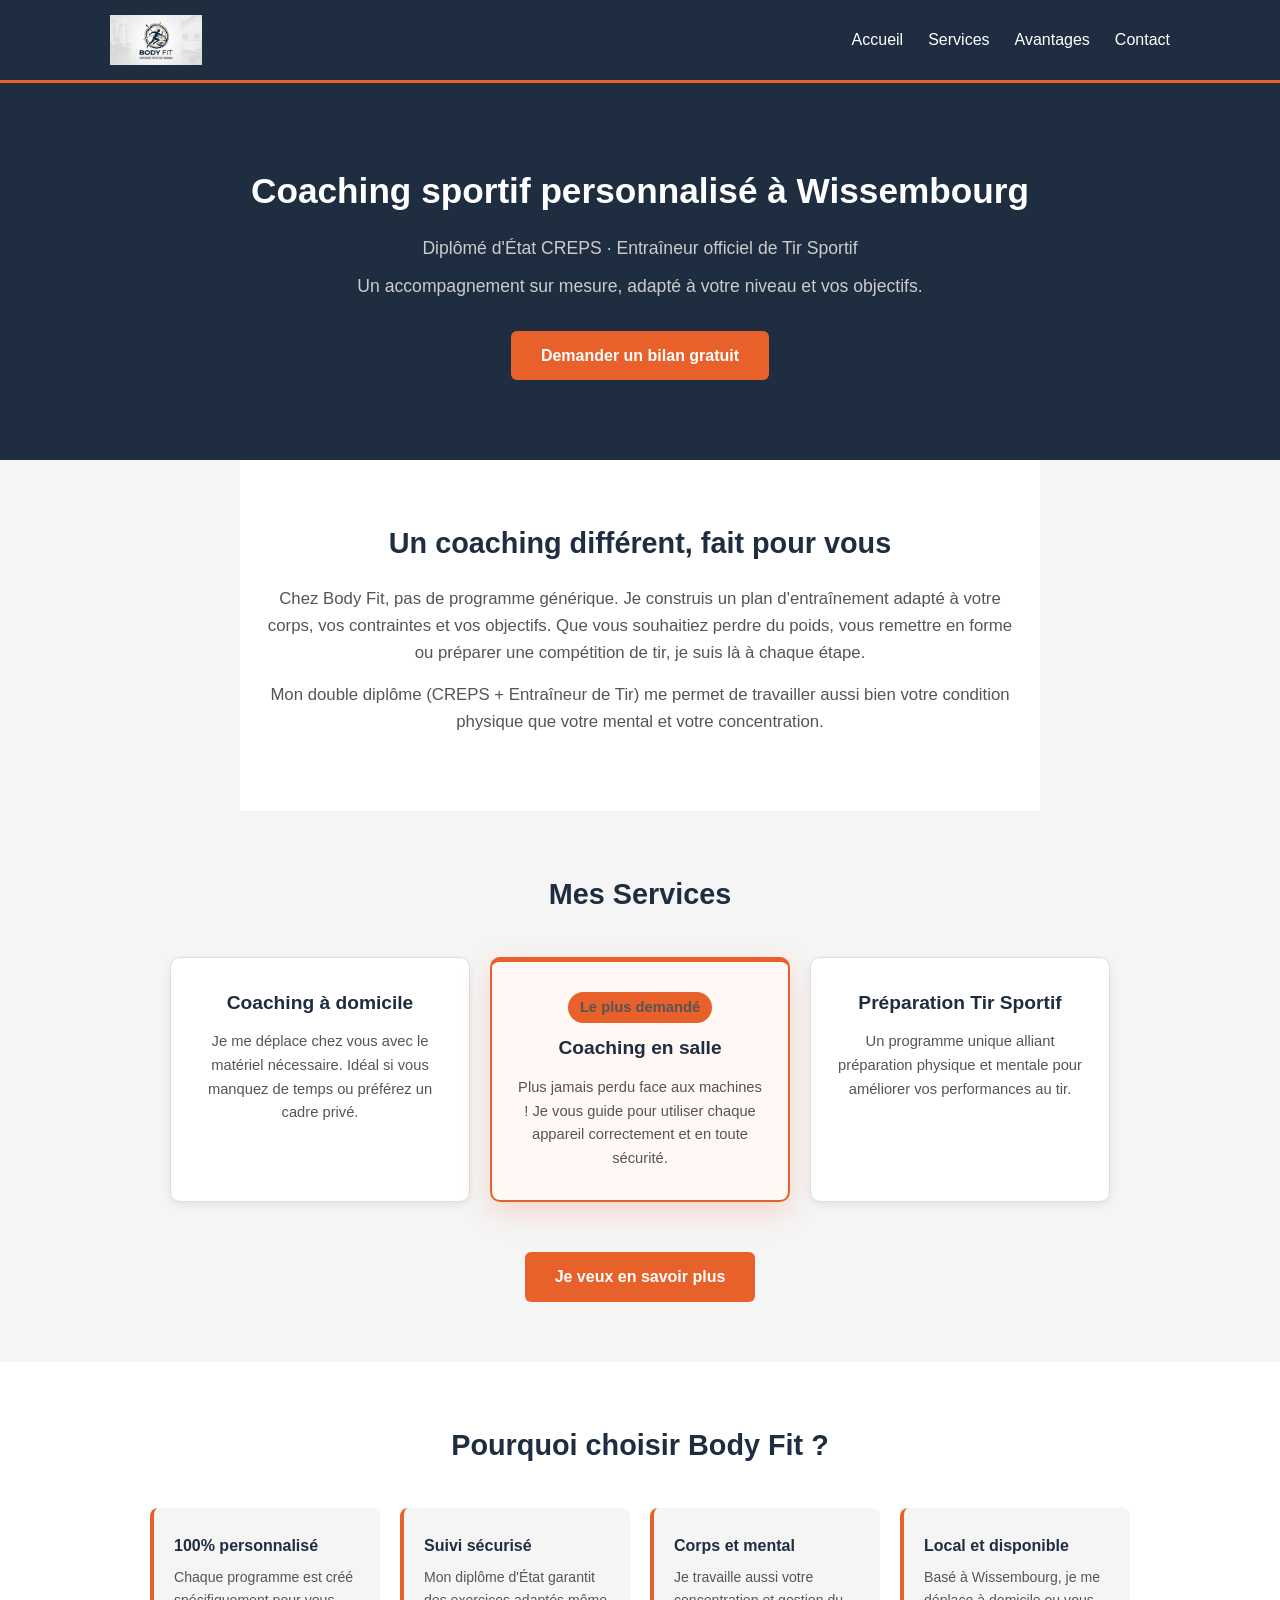
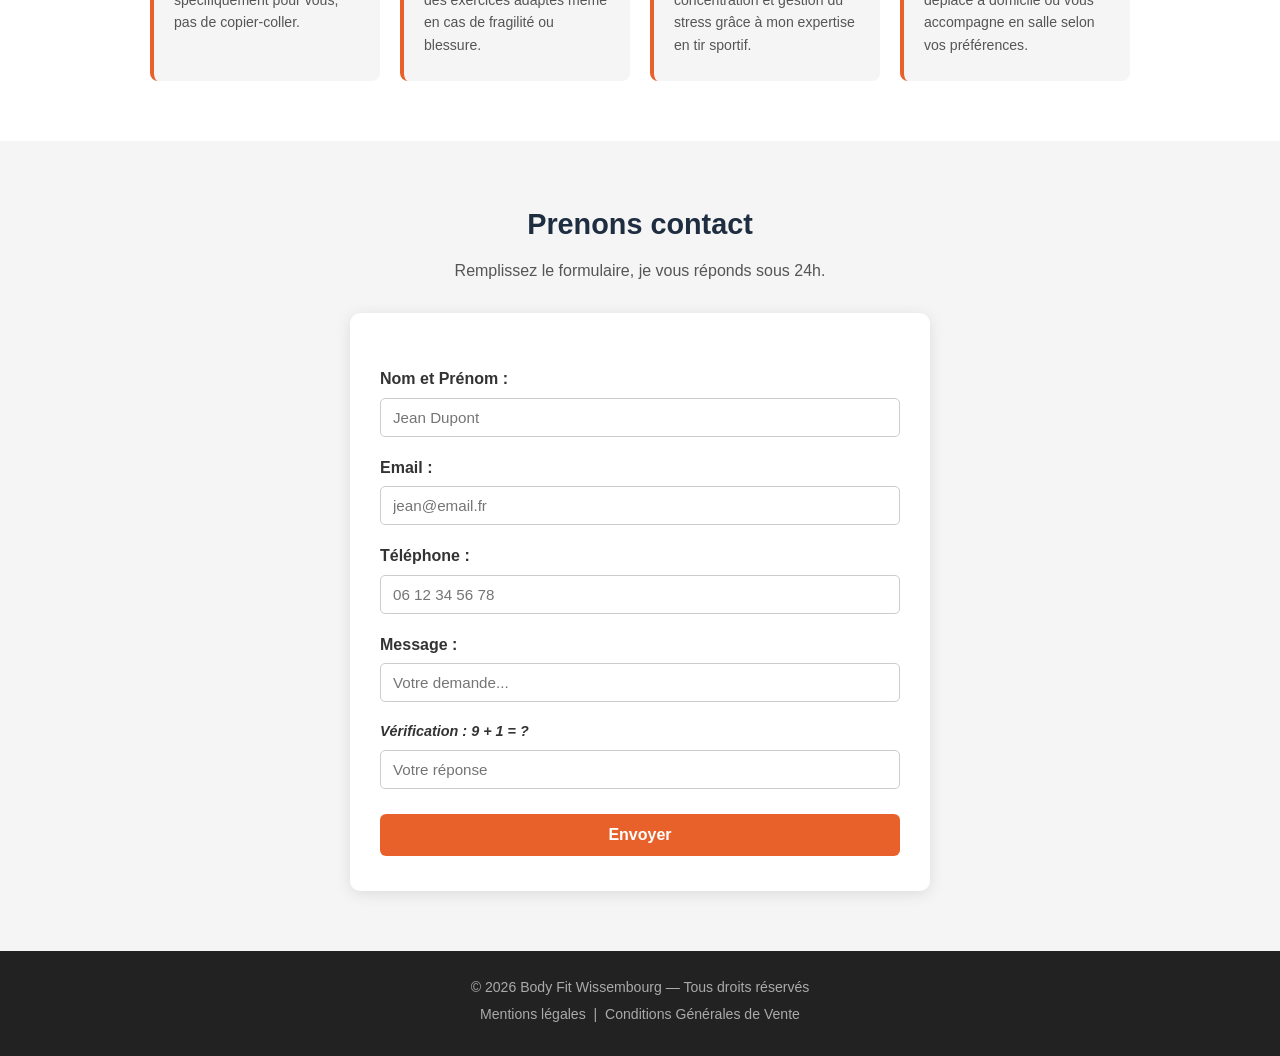
<file: Documents/projet/index.html>
<!DOCTYPE html>
<html lang="fr">
<head>
    <meta charset="UTF-8">
    <meta name="viewport" content="width=device-width, initial-scale=1.0">
    <title>Body Fit Wissembourg | Coach Sportif Diplômé</title>
    <link rel="stylesheet" href="css/style.css">
</head>
<body>

    <header>
        <div class="navbar">
            <img src="assets/logo.jpg" alt="Logo Body Fit Wissembourg" class="logo">
            <nav>
                <ul>
                    <li><a href="#accueil">Accueil</a></li>
                    <li><a href="#services">Services</a></li>
                    <li><a href="#avantages">Avantages</a></li>
                    <li><a href="#contact">Contact</a></li>
                </ul>
            </nav>
        </div>
    </header>

    <main>

        <!-- SECTION HERO -->
        <section id="accueil" class="hero">
            <h2>Coaching sportif personnalisé à Wissembourg</h2>
            <p>Diplômé d'État CREPS · Entraîneur officiel de Tir Sportif</p>
            <p>Un accompagnement sur mesure, adapté à votre niveau et vos objectifs.</p>
            <a href="#contact" class="bouton">Demander un bilan gratuit</a>
        </section>

        <!-- SECTION PRÉSENTATION -->
        <section id="presentation" class="presentation">
            <h2>Un coaching différent, fait pour vous</h2>
            <p>
                Chez Body Fit, pas de programme générique. Je construis un plan d'entraînement
                adapté à votre corps, vos contraintes et vos objectifs. Que vous souhaitiez
                perdre du poids, vous remettre en forme ou préparer une compétition de tir,
                je suis là à chaque étape.
            </p>
            <p>
                Mon double diplôme (CREPS + Entraîneur de Tir) me permet de travailler
                aussi bien votre condition physique que votre mental et votre concentration.
            </p>
        </section>

        <!-- SECTION SERVICES -->
        <section id="services" class="services">
            <h2>Mes Services</h2>
            <div class="grille-services">

                <div class="carte">
                    <h3>Coaching à domicile</h3>
                    <p>Je me déplace chez vous avec le matériel nécessaire. Idéal si vous manquez de temps ou préférez un cadre privé.</p>
                </div>

                <div class="carte carte-vedette">
                    <p class="badge">Le plus demandé</p>
                    <h3>Coaching en salle</h3>
                    <p class="texte-blanc">Plus jamais perdu face aux machines ! Je vous guide pour utiliser chaque appareil correctement et en toute sécurité.</p>
                </div>

                <div class="carte">
                    <h3>Préparation Tir Sportif</h3>
                    <p>Un programme unique alliant préparation physique et mentale pour améliorer vos performances au tir.</p>
                </div>

            </div>
            <div class="centre">
                <a href="#contact" class="bouton">Je veux en savoir plus</a>
            </div>
        </section>

        <!-- SECTION AVANTAGES -->
        <section id="avantages" class="avantages">
            <h2>Pourquoi choisir Body Fit ?</h2>
            <div class="grille-avantages">

                <div class="avantage">
                    <h3>100% personnalisé</h3>
                    <p>Chaque programme est créé spécifiquement pour vous, pas de copier-coller.</p>
                </div>

                <div class="avantage">
                    <h3>Suivi sécurisé</h3>
                    <p>Mon diplôme d'État garantit des exercices adaptés même en cas de fragilité ou blessure.</p>
                </div>

                <div class="avantage">
                    <h3>Corps et mental</h3>
                    <p>Je travaille aussi votre concentration et gestion du stress grâce à mon expertise en tir sportif.</p>
                </div>

                <div class="avantage">
                    <h3>Local et disponible</h3>
                    <p>Basé à Wissembourg, je me déplace à domicile ou vous accompagne en salle selon vos préférences.</p>
                </div>

            </div>
        </section>

        <!-- SECTION CONTACT -->
        <section id="contact" class="contact">
            <h2>Prenons contact</h2>
            <p>Remplissez le formulaire, je vous réponds sous 24h.</p>

            <form action="#" method="POST" id="formulaireContact">

                <label for="nom">Nom et Prénom :</label>
                <input type="text" id="nom" name="nom" placeholder="Jean Dupont" required>

                <label for="email">Email :</label>
                <input type="email" id="email" name="email" placeholder="jean@email.fr" required>

                <label for="telephone">Téléphone :</label>
                <input type="tel" id="telephone" name="telephone" placeholder="06 12 34 56 78">

                <label for="message">Message :</label>
                <input type="text" id="message" name="message" placeholder="Votre demande..." required>

                <!-- ANTI-SPAM 1 : champ caché honeypot (un robot le remplit, un humain ne le voit pas) -->
                <input type="text" id="honeypot" name="honeypot" style="display:none;" tabindex="-1" autocomplete="off">

                <!-- ANTI-SPAM 2 : question mathématique simple -->
                <label for="antispam" id="label-antispam">Vérification : <span id="question-antispam"></span> = ?</label>
                <input type="text" id="antispam" name="antispam" placeholder="Votre réponse" required>

                <button type="submit" class="bouton">Envoyer</button>

                <p id="confirmation" style="display:none; color:#1e7e34; font-weight:bold; margin-top:15px; text-align:center;">
                    Message envoyé ! Je vous recontacte sous 24h.
                </p>

            </form>
        </section>

    </main>

    <footer>
        <p>&copy; 2026 Body Fit Wissembourg — Tous droits réservés</p>
        <p>
            <a href="mentions.html">Mentions légales</a>
            &nbsp;|&nbsp;
            <a href="cgv.html">Conditions Générales de Vente</a>
        </p>
    </footer>

    <script src="js/main.js"></script>

</body>
</html>
</file>
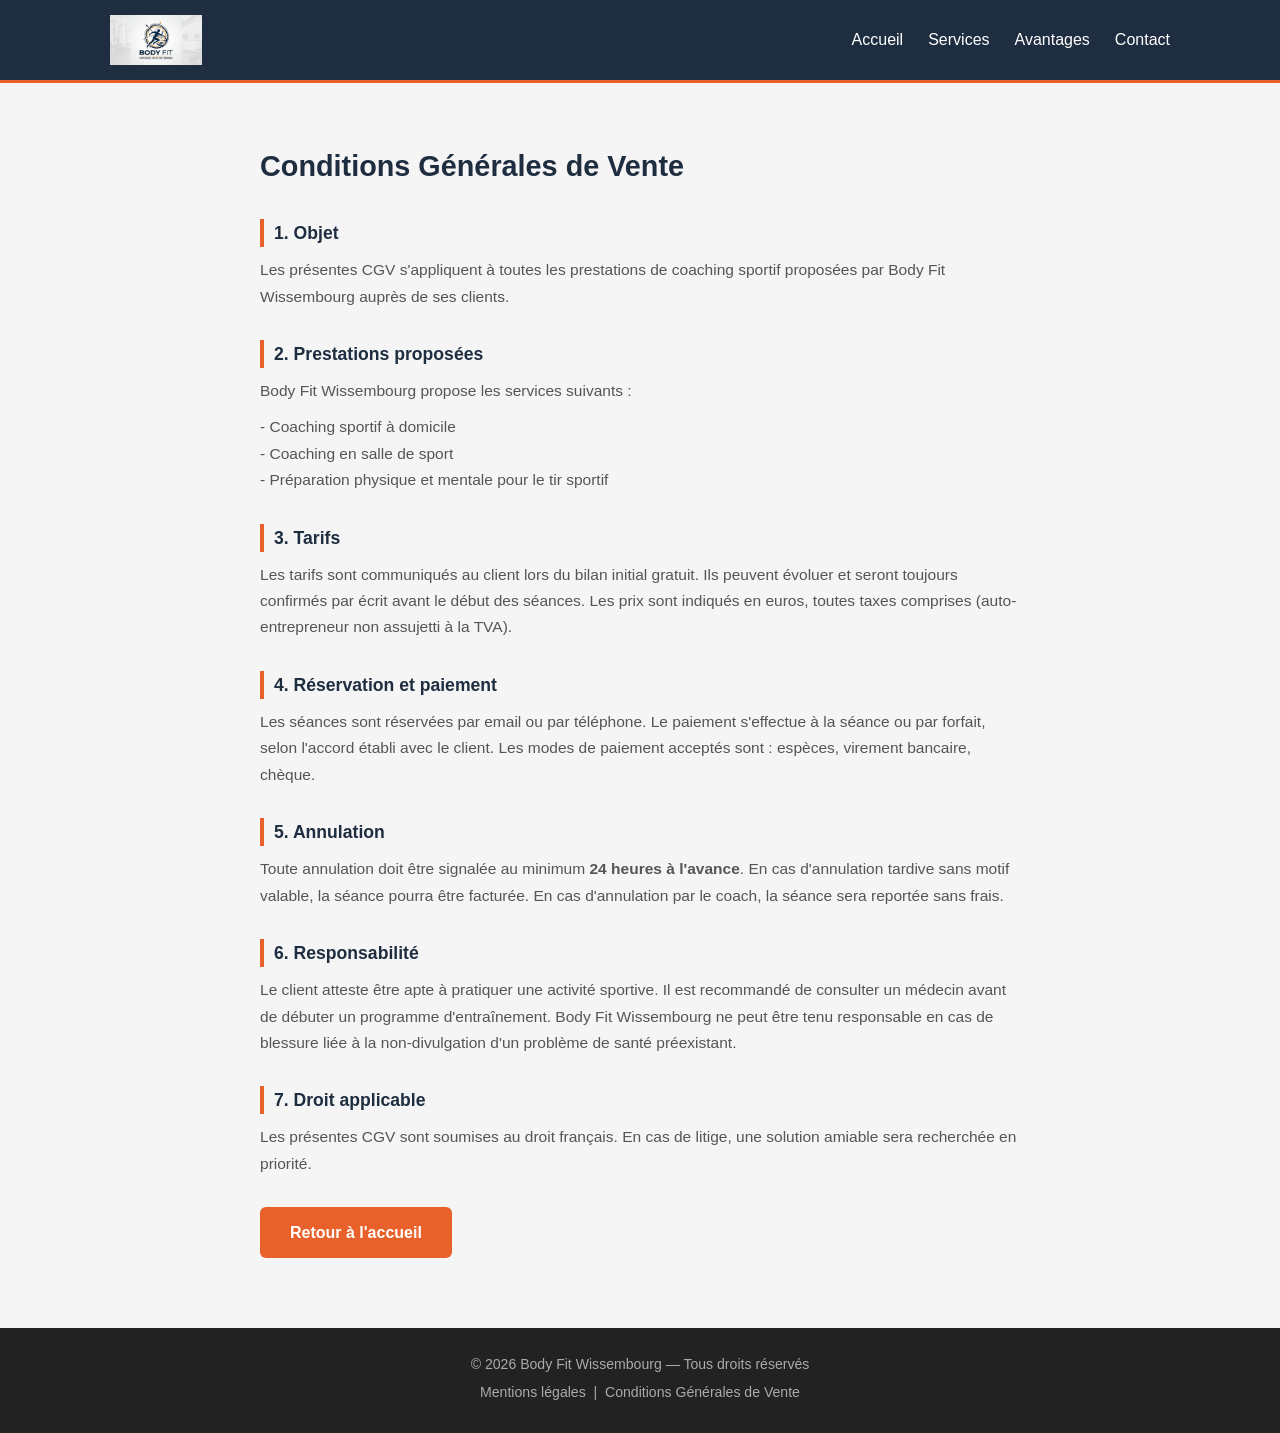
<file: Documents/projet/cgv.html>
<!DOCTYPE html>
<html lang="fr">
<head>
    <meta charset="UTF-8">
    <meta name="viewport" content="width=device-width, initial-scale=1.0">
    <title>CGV — Body Fit Wissembourg</title>
    <link rel="stylesheet" href="css/style.css">
</head>
<body>

    <header>
        <div class="navbar">
            <img src="assets/logo.jpg" alt="Logo Body Fit Wissembourg" class="logo">
            <nav>
                <ul>
                    <li><a href="index.html#accueil">Accueil</a></li>
                    <li><a href="index.html#services">Services</a></li>
                    <li><a href="index.html#avantages">Avantages</a></li>
                    <li><a href="index.html#contact">Contact</a></li>
                </ul>
            </nav>
        </div>
    </header>

    <main>

        <section class="page-legale">
            <h2>Conditions Générales de Vente</h2>

            <h3>1. Objet</h3>
            <p>
                Les présentes CGV s'appliquent à toutes les prestations de coaching sportif
                proposées par Body Fit Wissembourg auprès de ses clients.
            </p>

            <h3>2. Prestations proposées</h3>
            <p>Body Fit Wissembourg propose les services suivants :</p>
            <p>
                - Coaching sportif à domicile<br>
                - Coaching en salle de sport<br>
                - Préparation physique et mentale pour le tir sportif
            </p>

            <h3>3. Tarifs</h3>
            <p>
                Les tarifs sont communiqués au client lors du bilan initial gratuit.
                Ils peuvent évoluer et seront toujours confirmés par écrit avant le début des séances.
                Les prix sont indiqués en euros, toutes taxes comprises (auto-entrepreneur non assujetti à la TVA).
            </p>

            <h3>4. Réservation et paiement</h3>
            <p>
                Les séances sont réservées par email ou par téléphone.
                Le paiement s'effectue à la séance ou par forfait, selon l'accord établi avec le client.
                Les modes de paiement acceptés sont : espèces, virement bancaire, chèque.
            </p>

            <h3>5. Annulation</h3>
            <p>
                Toute annulation doit être signalée au minimum <strong>24 heures à l'avance</strong>.
                En cas d'annulation tardive sans motif valable, la séance pourra être facturée.
                En cas d'annulation par le coach, la séance sera reportée sans frais.
            </p>

            <h3>6. Responsabilité</h3>
            <p>
                Le client atteste être apte à pratiquer une activité sportive.
                Il est recommandé de consulter un médecin avant de débuter un programme d'entraînement.
                Body Fit Wissembourg ne peut être tenu responsable en cas de blessure liée à la non-divulgation
                d'un problème de santé préexistant.
            </p>

            <h3>7. Droit applicable</h3>
            <p>
                Les présentes CGV sont soumises au droit français.
                En cas de litige, une solution amiable sera recherchée en priorité.
            </p>

            <p><a href="index.html" class="bouton">Retour à l'accueil</a></p>
        </section>

    </main>

    <footer>
        <p>&copy; 2026 Body Fit Wissembourg — Tous droits réservés</p>
        <p>
            <a href="mentions.html">Mentions légales</a>
            &nbsp;|&nbsp;
            <a href="cgv.html">Conditions Générales de Vente</a>
        </p>
    </footer>

</body>
</html>
</file>
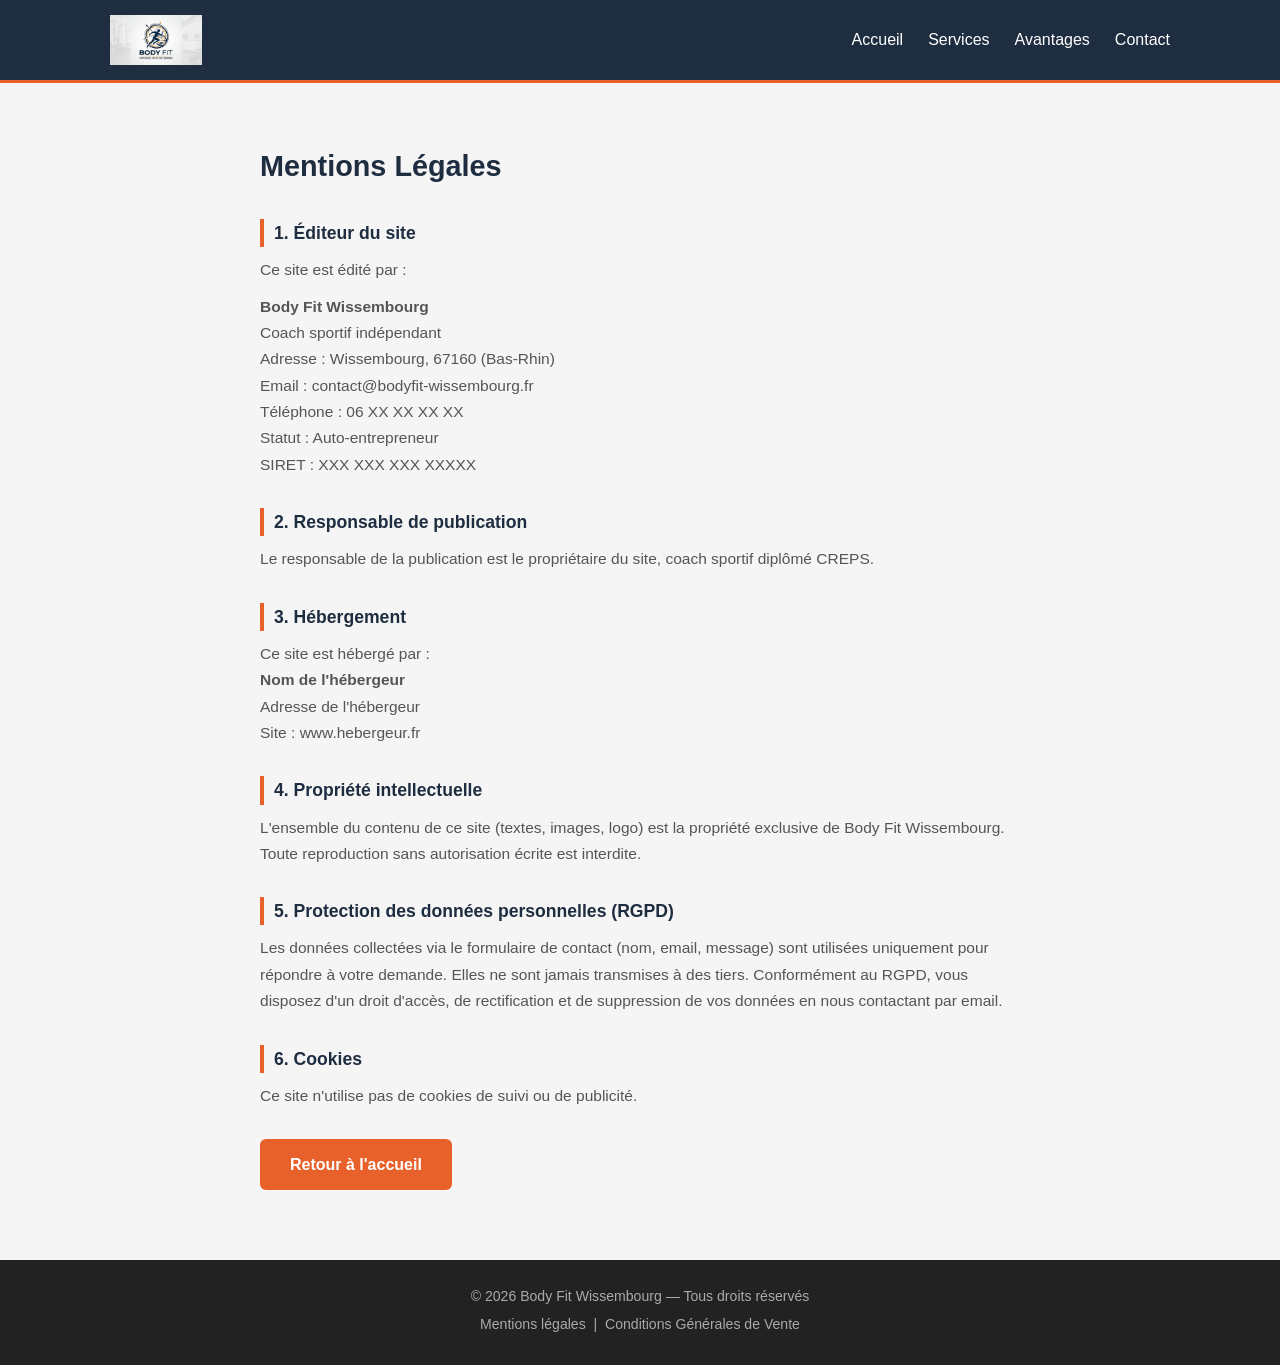
<file: Documents/projet/mentions.html>
<!DOCTYPE html>
<html lang="fr">
<head>
    <meta charset="UTF-8">
    <meta name="viewport" content="width=device-width, initial-scale=1.0">
    <title>Mentions Légales — Body Fit Wissembourg</title>
    <link rel="stylesheet" href="css/style.css">
</head>
<body>

    <header>
        <div class="navbar">
            <img src="assets/logo.jpg" alt="Logo Body Fit Wissembourg" class="logo">
            <nav>
                <ul>
                    <li><a href="index.html#accueil">Accueil</a></li>
                    <li><a href="index.html#services">Services</a></li>
                    <li><a href="index.html#avantages">Avantages</a></li>
                    <li><a href="index.html#contact">Contact</a></li>
                </ul>
            </nav>
        </div>
    </header>

    <main>

        <section class="page-legale">
            <h2>Mentions Légales</h2>

            <h3>1. Éditeur du site</h3>
            <p>Ce site est édité par :</p>
            <p>
                <strong>Body Fit Wissembourg</strong><br>
                Coach sportif indépendant<br>
                Adresse : Wissembourg, 67160 (Bas-Rhin)<br>
                Email : contact@bodyfit-wissembourg.fr<br>
                Téléphone : 06 XX XX XX XX<br>
                Statut : Auto-entrepreneur<br>
                SIRET : XXX XXX XXX XXXXX
            </p>

            <h3>2. Responsable de publication</h3>
            <p>Le responsable de la publication est le propriétaire du site, coach sportif diplômé CREPS.</p>

            <h3>3. Hébergement</h3>
            <p>
                Ce site est hébergé par :<br>
                <strong>Nom de l'hébergeur</strong><br>
                Adresse de l'hébergeur<br>
                Site : www.hebergeur.fr
            </p>

            <h3>4. Propriété intellectuelle</h3>
            <p>
                L'ensemble du contenu de ce site (textes, images, logo) est la propriété exclusive de Body Fit Wissembourg.
                Toute reproduction sans autorisation écrite est interdite.
            </p>

            <h3>5. Protection des données personnelles (RGPD)</h3>
            <p>
                Les données collectées via le formulaire de contact (nom, email, message) sont utilisées
                uniquement pour répondre à votre demande. Elles ne sont jamais transmises à des tiers.
                Conformément au RGPD, vous disposez d'un droit d'accès, de rectification et de suppression
                de vos données en nous contactant par email.
            </p>

            <h3>6. Cookies</h3>
            <p>Ce site n'utilise pas de cookies de suivi ou de publicité.</p>

            <p><a href="index.html" class="bouton">Retour à l'accueil</a></p>
        </section>

    </main>

    <footer>
        <p>&copy; 2026 Body Fit Wissembourg — Tous droits réservés</p>
        <p>
            <a href="mentions.html">Mentions légales</a>
            &nbsp;|&nbsp;
            <a href="cgv.html">Conditions Générales de Vente</a>
        </p>
    </footer>

</body>
</html>
</file>
<file: Documents/projet/css/style.css>
/* 1. RESET DE BASE */

* {
    margin: 0;
    padding: 0;
    box-sizing: border-box;
}

body {
    font-family: 'Segoe UI', Arial, sans-serif;
    font-size: 16px;
    line-height: 1.6;
    color: #333333;
    background-color: #f5f5f5;
}


/* 2. HEADER ET NAVIGATION */

header {
    background-color: #1e2d40;
    border-bottom: 3px solid #e8612a;
    padding: 15px 0;
}

.navbar {
    display: flex;
    justify-content: space-between;
    align-items: center;
    max-width: 1100px;
    margin: 0 auto;
    padding: 0 20px;
}

.logo {
    height: 50px;
}

nav ul {
    display: flex;
    list-style: none;
    gap: 25px;
}

nav ul li a {
    color: white;
    text-decoration: none;
    font-weight: 500;
    transition: color 0.3s;
}

nav ul li a:hover {
    color: #e8612a;
}


/* 3. BOUTON GÉNÉRAL */

.bouton {
    display: inline-block;
    background-color: #e8612a;
    color: white;
    padding: 12px 30px;
    border-radius: 6px;
    text-decoration: none;
    font-weight: bold;
    font-size: 1rem;
    border: none;
    cursor: pointer;
    margin-top: 20px;
    transition: background-color 0.3s, transform 0.2s;
}

.bouton:hover {
    background-color: #cf5220;
    transform: translateY(-2px);
}


/* 4. SECTION HERO */

.hero {
    background-color: #1e2d40;
    color: white;
    text-align: center;
    padding: 80px 20px;
}

.hero h2 {
    font-size: 2.2rem;
    margin-bottom: 15px;
    animation: apparition 0.8s ease forwards;
}

.hero p {
    font-size: 1.1rem;
    color: #cccccc;
    margin-bottom: 10px;
    animation: apparition 0.8s ease forwards;
}

.hero p:first-of-type { animation-delay: 0.2s; }
.hero p:last-of-type  { animation-delay: 0.4s; }
.hero .bouton         { animation-delay: 0.6s; }


/* 5. SECTION PRÉSENTATION= */

.presentation {
    background-color: white;
    max-width: 800px;
    margin: 0 auto;
    padding: 60px 20px;
    text-align: center;
}

.presentation h2 {
    font-size: 1.8rem;
    color: #1e2d40;
    margin-bottom: 20px;
}

.presentation p {
    color: #555555;
    margin-bottom: 15px;
    font-size: 1.05rem;
}


/* 6. SECTION SERVICES== */

.services {
    background-color: #f5f5f5;
    padding: 60px 20px;
    text-align: center;
}

.services h2 {
    font-size: 1.8rem;
    color: #1e2d40;
    margin-bottom: 40px;
}

.grille-services {
    display: flex;
    justify-content: center;
    gap: 20px;
    flex-wrap: wrap;
    max-width: 1100px;
    margin: 0 auto 30px auto;
}

.carte {
    background-color: white;
    border: 1px solid #dddddd;
    border-radius: 10px;
    padding: 30px 25px;
    width: 300px;
    text-align: center;
    box-shadow: 0 3px 10px rgba(0,0,0,0.08);
    position: relative;
    transition: transform 0.3s, box-shadow 0.3s;
}

.carte:hover {
    box-shadow: 0 6px 20px rgba(0,0,0,0.15);
    transform: translateY(-4px);
}

.carte h3 {
    color: #1e2d40;
    font-size: 1.2rem;
    margin-bottom: 12px;
}

.carte p {
    font-size: 0.92rem;
    color: #555555;
}

/* Carte mise en avant */
.carte-vedette {
    background-color: #fff8f5;
    border: 2px solid #e8612a;
    border-top: 5px solid #e8612a;
    transform: translateY(-8px);
    box-shadow: 0 10px 30px rgba(232, 97, 42, 0.2);
}

.carte-vedette h3 {
    color: #1e2d40;
}

.carte-vedette p {
    color: #555555;
}

.badge {
    background-color: #e8612a;
    color: white;
    font-size: 0.75rem;
    font-weight: bold;
    padding: 4px 12px;
    border-radius: 20px;
    display: inline-block;
    margin-bottom: 10px;
}

.centre {
    text-align: center;
}


/* 7. SECTION AVANTAGES */

.avantages {
    background-color: white;
    padding: 60px 20px;
    text-align: center;
}

.avantages h2 {
    font-size: 1.8rem;
    color: #1e2d40;
    margin-bottom: 40px;
}

.grille-avantages {
    display: flex;
    justify-content: center;
    gap: 20px;
    flex-wrap: wrap;
    max-width: 1100px;
    margin: 0 auto;
}

.avantage {
    background-color: #f5f5f5;
    border-left: 4px solid #e8612a;
    border-radius: 8px;
    padding: 25px 20px;
    width: 230px;
    text-align: left;
    transition: background-color 0.3s, transform 0.3s;
}

.avantage:hover {
    background-color: #ece8e4;
    transform: translateX(5px);
}

.avantage h3 {
    font-size: 1rem;
    color: #1e2d40;
    margin-bottom: 8px;
}

.avantage p {
    font-size: 0.88rem;
    color: #555555;
}


/* 8. SECTION CONTACT ET FORMULAIRE= */

.contact {
    background-color: #f5f5f5;
    padding: 60px 20px;
    text-align: center;
}

.contact h2 {
    font-size: 1.8rem;
    color: #1e2d40;
    margin-bottom: 10px;
}

.contact > p {
    color: #555555;
    margin-bottom: 30px;
}

#formulaireContact {
    background-color: white;
    max-width: 580px;
    margin: 0 auto;
    padding: 35px 30px;
    border-radius: 10px;
    box-shadow: 0 3px 15px rgba(0,0,0,0.1);
    text-align: left;
}

#formulaireContact label {
    display: block;
    font-weight: 600;
    margin-bottom: 6px;
    margin-top: 18px;
    color: #333333;
}

#formulaireContact input {
    width: 100%;
    padding: 10px 12px;
    border: 1px solid #cccccc;
    border-radius: 5px;
    font-size: 0.95rem;
    font-family: 'Segoe UI', Arial, sans-serif;
    transition: border-color 0.3s;
}

#formulaireContact input:focus {
    border-color: #e8612a;
    outline: none;
}

#label-antispam {
    font-style: italic;
    color: #888888;
    font-size: 0.9rem;
}

#formulaireContact .bouton {
    width: 100%;
    text-align: center;
    margin-top: 25px;
}


/* 9. PAGES LÉGALES */

.page-legale {
    max-width: 800px;
    margin: 0 auto;
    padding: 60px 20px;
}

.page-legale h2 {
    font-size: 1.8rem;
    color: #1e2d40;
    margin-bottom: 30px;
}

.page-legale h3 {
    font-size: 1.1rem;
    color: #1e2d40;
    margin-top: 30px;
    margin-bottom: 10px;
    border-left: 4px solid #e8612a;
    padding-left: 10px;
}

.page-legale p {
    color: #555555;
    margin-bottom: 10px;
    font-size: 0.97rem;
    line-height: 1.7;
}


/* 10. FOOTER */

footer {
    background-color: #222222;
    color: #aaaaaa;
    text-align: center;
    padding: 25px 20px;
    font-size: 0.88rem;
}

footer p {
    margin-bottom: 5px;
}

footer a {
    color: #aaaaaa;
    text-decoration: none;
}

footer a:hover {
    color: #e8612a;
}


/* 11. ANIMATIONS CSS */

@keyframes apparition {
    from {
        opacity: 0;
        transform: translateY(20px);
    }
    to {
        opacity: 1;
        transform: translateY(0);
    }
}


/* 12. RESPONSIVE TABLETTE (max 900px) */

@media screen and (max-width: 900px) {

    .grille-services {
        flex-direction: column;
        align-items: center;
    }

    .grille-avantages {
        flex-direction: column;
        align-items: center;
    }

    .avantage {
        width: 100%;
        max-width: 500px;
    }
}


/* 13. RESPONSIVE MOBILE (max 600px) */

@media screen and (max-width: 600px) {

    .navbar {
        flex-direction: column;
        gap: 15px;
    }

    nav ul {
        gap: 15px;
    }

    .hero h2 {
        font-size: 1.6rem;
    }

    .carte {
        width: 100%;
        max-width: 400px;
    }
}
</file>
